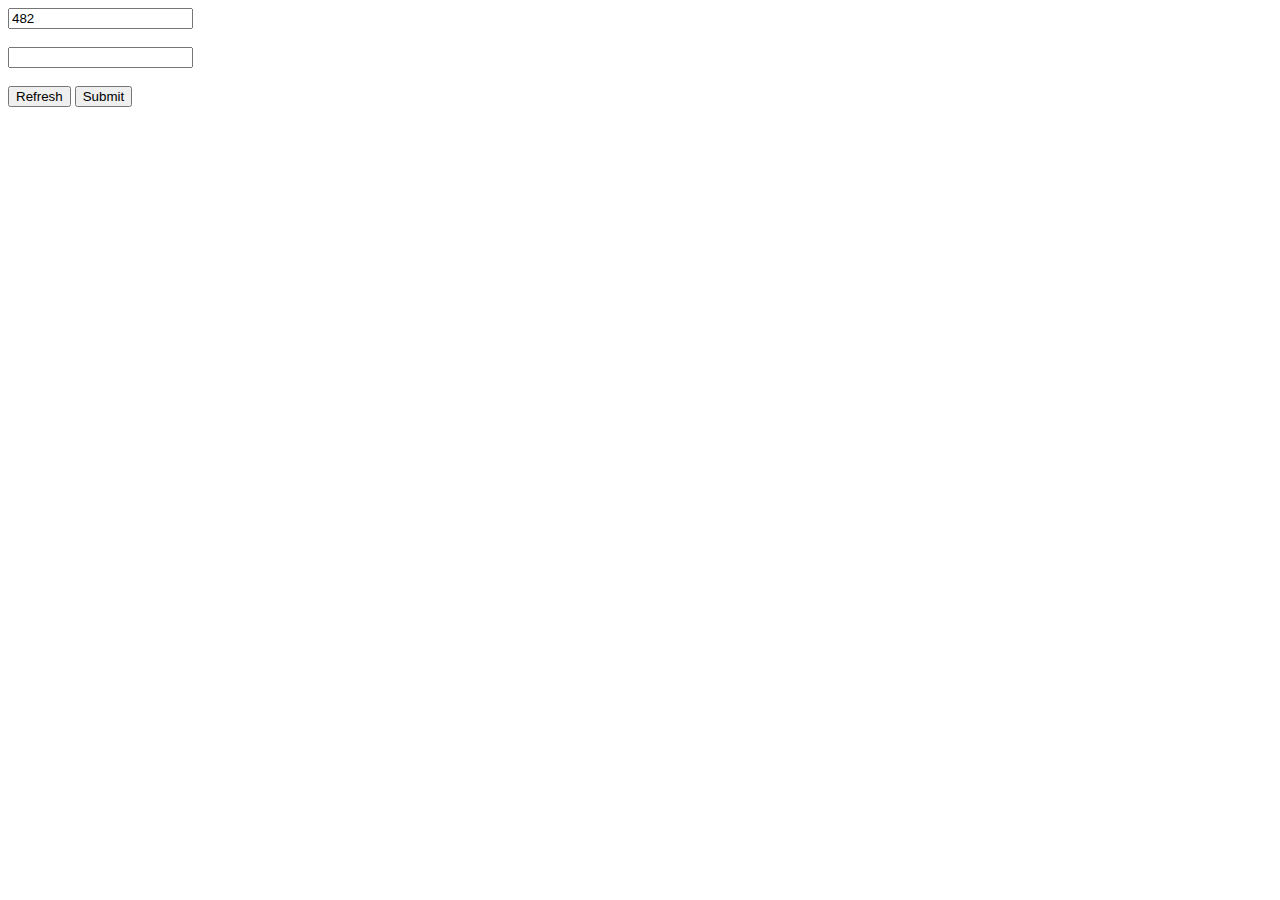
<file: GenerateCaptcha/index.html>
<!DOCTYPE html>
<html lang="en">
<head>
    <meta charset="UTF-8">
    <meta http-equiv="X-UA-Compatible" content="IE=edge">
    <meta name="viewport" content="width=device-width, initial-scale=1.0">
    <title>Simple Captcha Javascript</title>
</head>
<body onload="generateCaptcha()">
    <input type="text" name="" id="Captcha"><br><br>
    <input type="text" name="" id="inputText"><br><br>
     

    <button onclick="generateCaptcha()">Refresh</button>

    <button onclick="check()">Submit</button>

    <script>
        var captcha;

        function generateCaptcha(){
            var a=Math.floor(Math.random() *10)
            var b=Math.floor(Math.random() *10)
            var c=Math.floor(Math.random() *10)
            var d=Math.ceil(Math.random() *10)

            captcha=a.toString() + b.toString() + c
            toString() + d.toString() + "Hello"

            console.log(d)

            document.getElementById("Captcha").value = captcha

        }

        function check(){
           var input  = document.getElementById("inputText").value

           if(input == captcha){
               alert("Captcha is Valid")
           }else{
               alert("Invalid Captcha")
           }
        }

    </script>
    


</body>
</html>
</file>
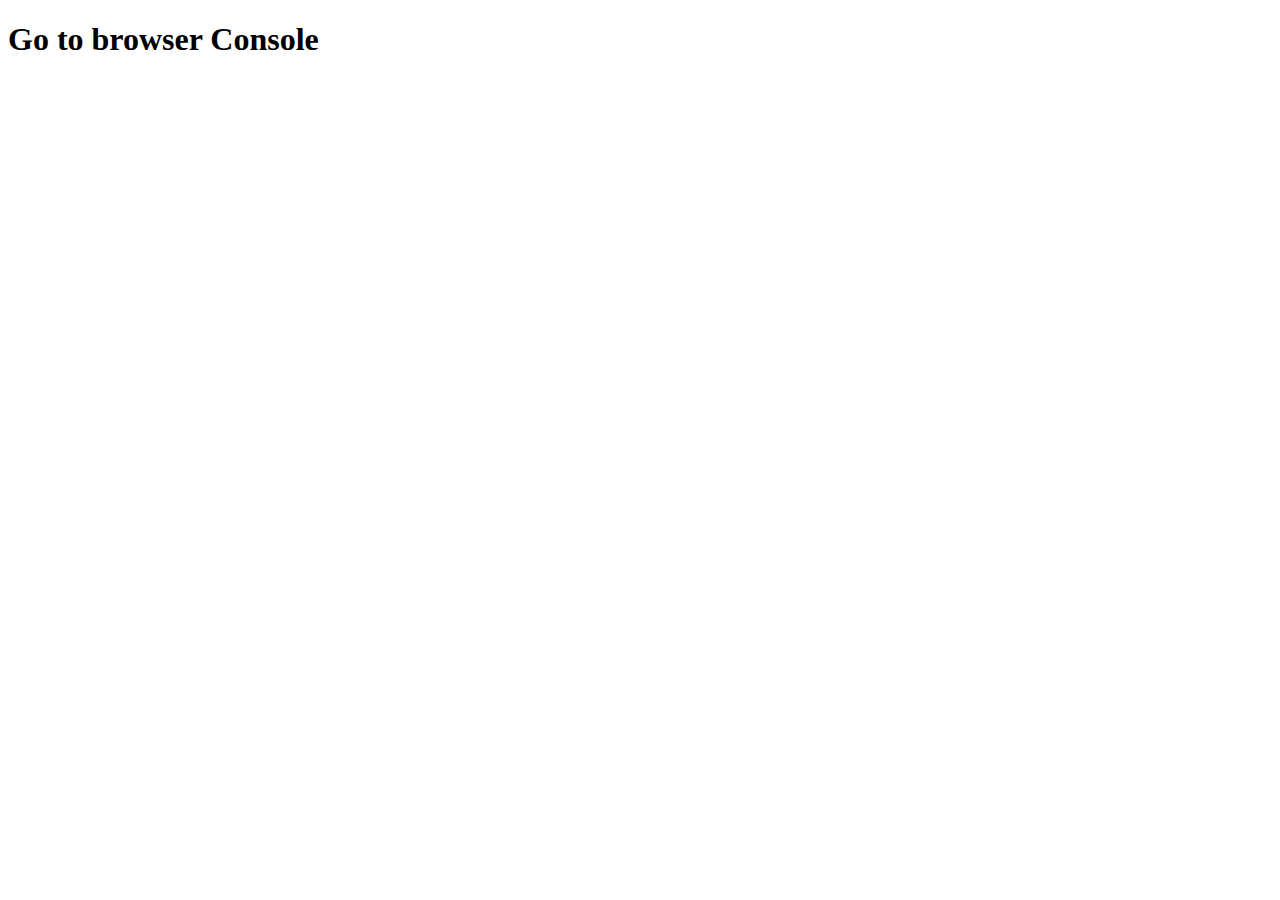
<file: Higher Order Function/index.html>
<!DOCTYPE html>
<html lang="en">
<head>
    <meta charset="UTF-8">
    <meta http-equiv="X-UA-Compatible" content="IE=edge">
    <meta name="viewport" content="width=device-width, initial-scale=1.0">
    <title>Higher Order Function</title>
</head>
<body>
    <h1>Go to browser Console</h1>
    <div class="container"></div>
    <script src="script.js"></script>
</body>
</html>
</file>
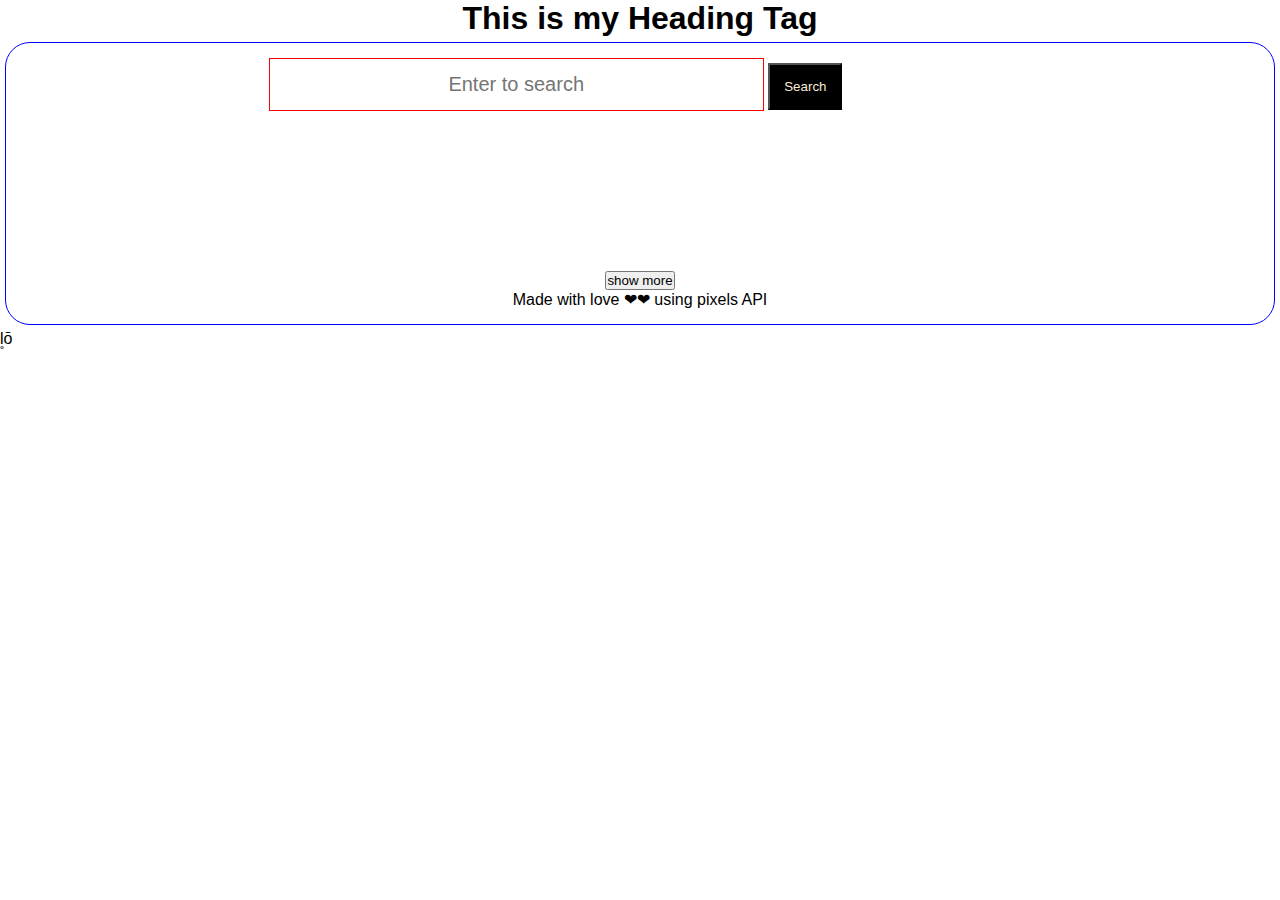
<file: images/index.html>
<html>
    <head>
        <!--META information-->
        <meta charset="UTF-8">
        <meta name="description" content="Image Search App">
        <meta name="keywords" content="HTML,CSS,JavaScript, images, API">
        <meta name="viewport" content="width=device-width, initial-scale=1.0">
        <!--End of META information-->
        <title>Image Search App</title>
        <!--LINK CUSTOM CSS FILE-->
        <link rel="stylesheet" href="./style.css"> 
    </head>
    <body>
        <h1>This is my Heading Tag</h1>
        <div class="container">

            <input type="text" name="" id="inp" placeholder="Enter to search">
            <button id="click">Search</button>
            <div class="display-images">
                
            </div>
            
            <button type="submit" class="showMore">show more</button>
            <p class="made-with">Made with love ❤❤ using pixels API</p>



        </div>
            <!--LINK CUSTOM JS FILE-->
            <script src="./script.js"></script>l̥ō
    </body>
</html>
</file>
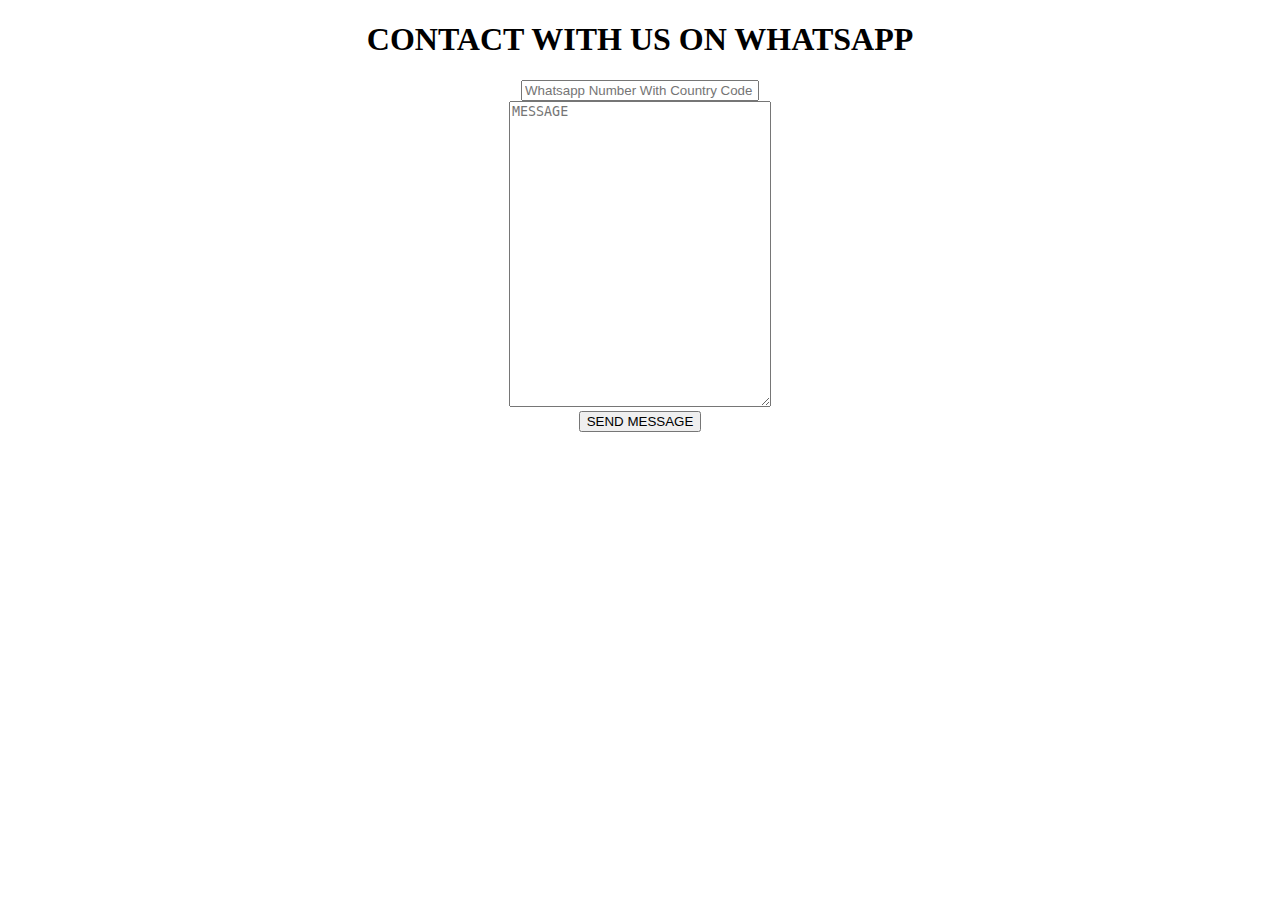
<file: Whatsapp/index.html>
<!DOCTYPE html>
<html lang="en">
<head>
    <meta charset="UTF-8">
    <meta http-equiv="X-UA-Compatible" content="IE=edge">
    <meta name="viewport" content="width=device-width, initial-scale=1.0">
    <title>WhatsApp</title>
    <link rel="stylesheet" href="what.css">
</head>
<body>
    <div>

        <h1 >CONTACT WITH US ON WHATSAPP</h1> 
        <input type="text" name="" id="numb" placeholder="Whatsapp Number With Country Code"><br>


        <textarea name="" id="message" cols="30" rows="20" placeholder="MESSAGE"></textarea><br>


        <button id="send" onclick="sendMsg()">SEND MESSAGE</button>
        
    </div>
   
    <script src="what.js"></script>
    </body>
</html>
</file>
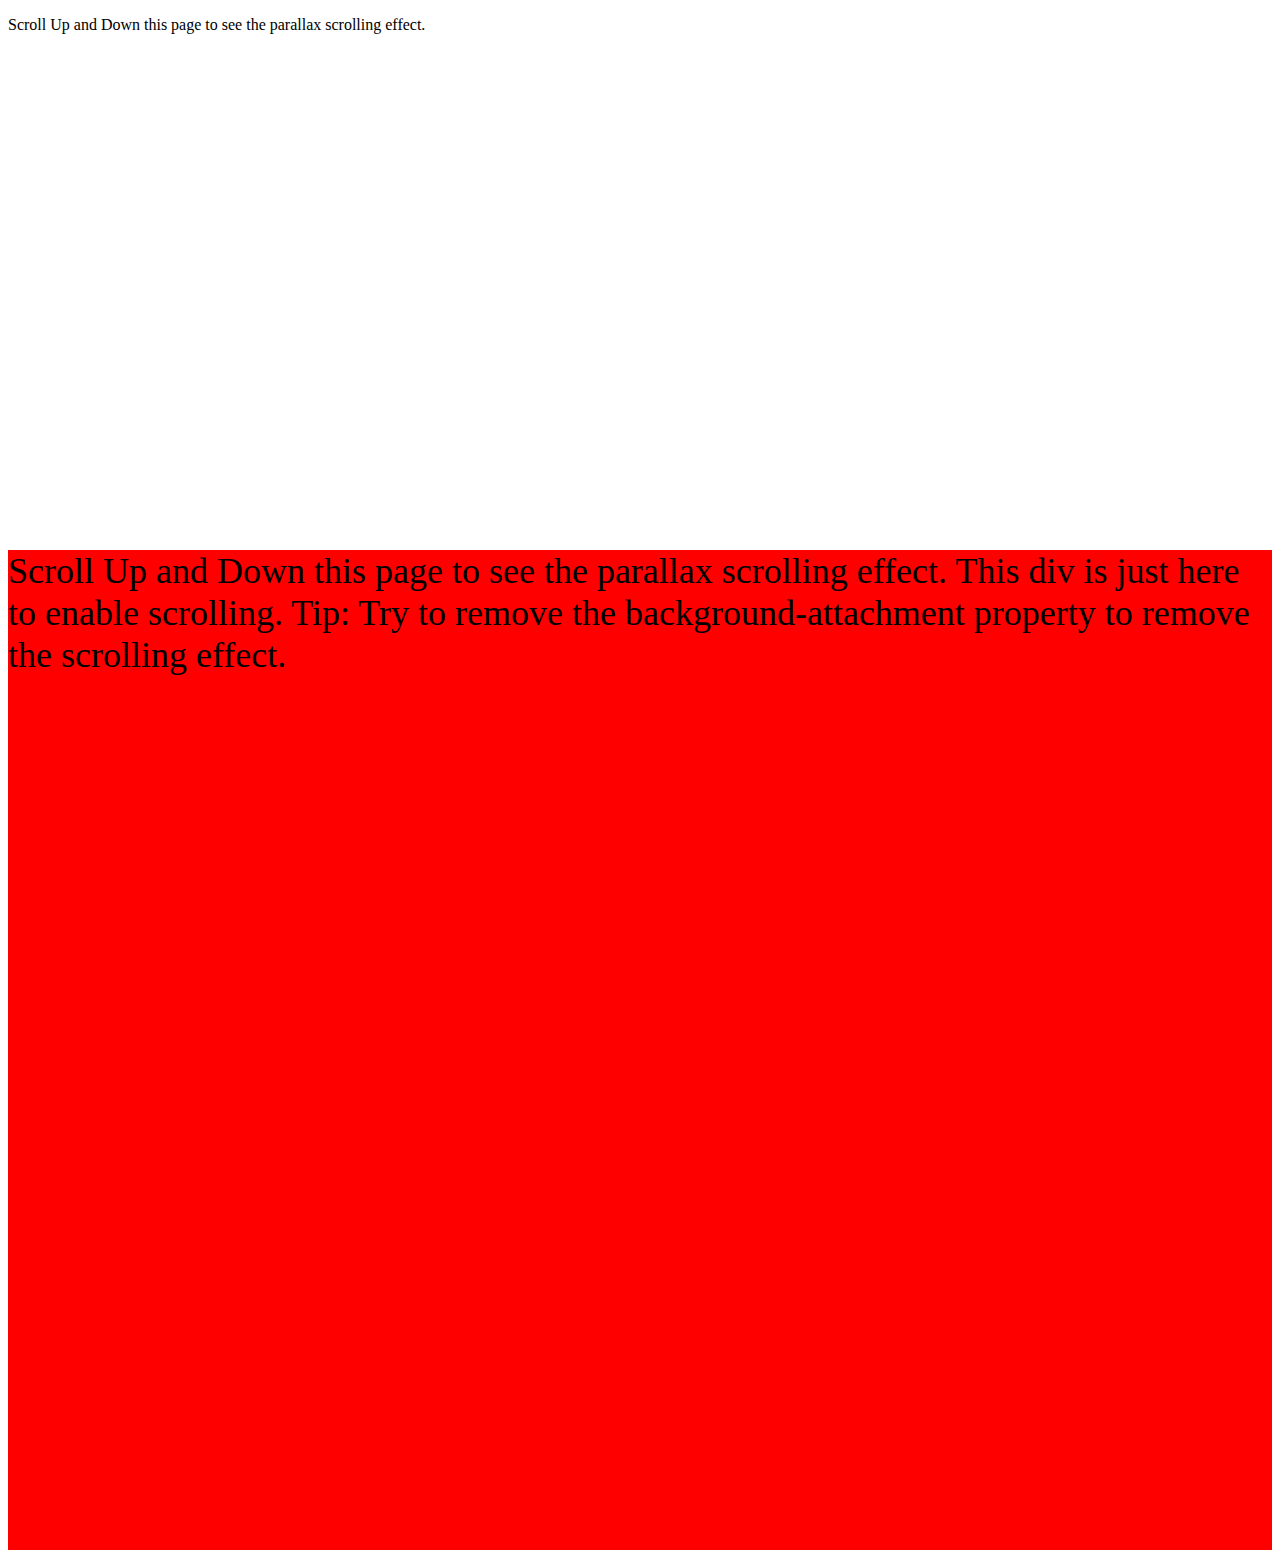
<file: .vscode/practice.html>
<!DOCTYPE html>
<html>
<head>
<meta name="viewport" content="width=device-width, initial-scale=1">
<style>
.parallax {
  /* The image used */
  background-image: url("");

  /* Set a specific height */
  min-height: 500px; 

  /* Create the parallax scrolling effect */
  background-attachment: fixed;
  background-position: center;
  background-repeat: no-repeat;
  background-size: cover;
}
</style>
</head>
<body>

<p>Scroll Up and Down this page to see the parallax scrolling effect.</p>

<div class="parallax"></div>

<div style="height:1000px;background-color:red;font-size:36px">
Scroll Up and Down this page to see the parallax scrolling effect.
This div is just here to enable scrolling.
Tip: Try to remove the background-attachment property to remove the scrolling effect.
</div>

</body>
</html>
</file>
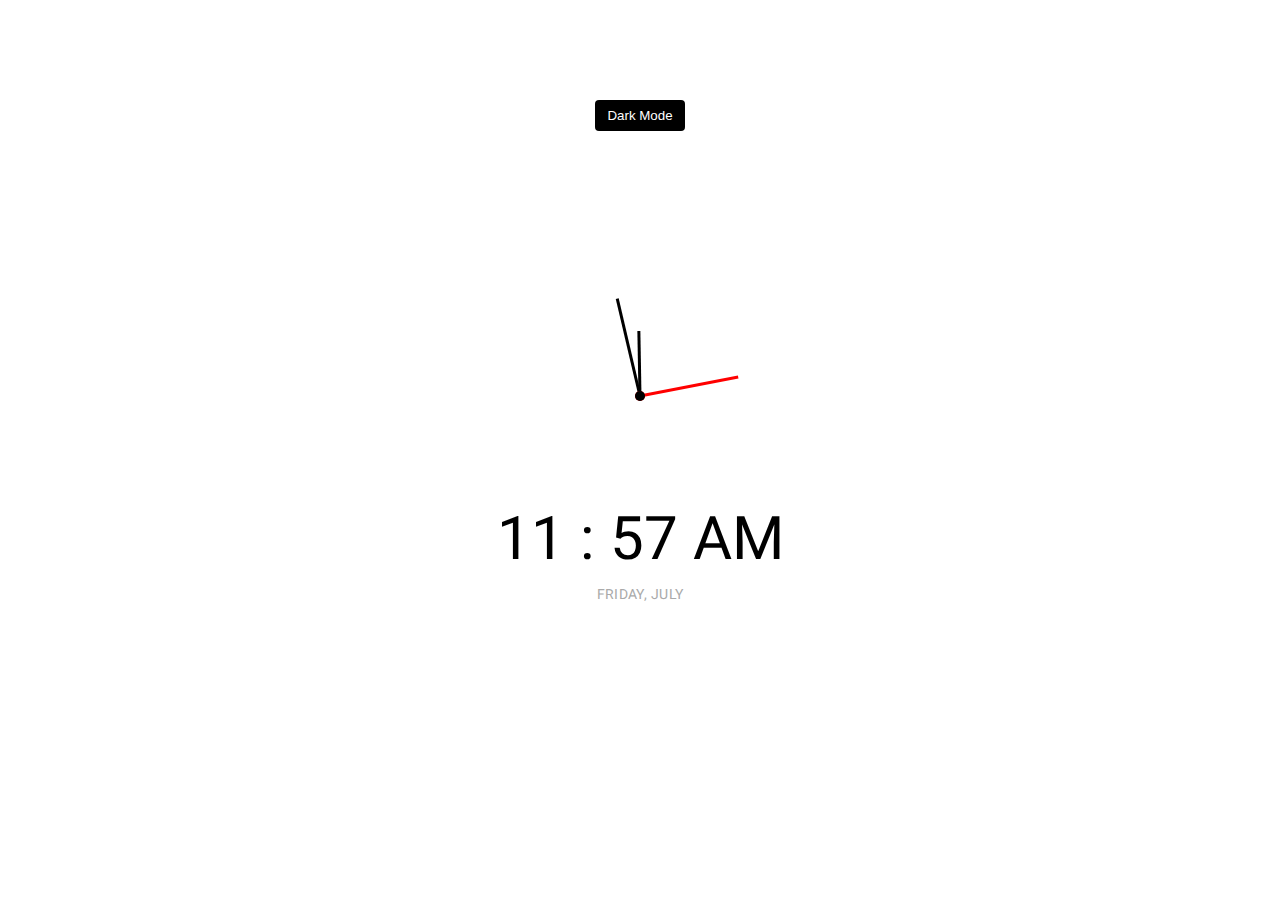
<file: analogclock/analog.html>
<!DOCTYPE html>
<html lang="en">

<head>
    <meta charset="UTF-8">
    <meta http-equiv="X-UA-Compatible" content="IE=edge">
    <meta name="viewport" content="width=device-width, initial-scale=1.0">
    <title>Analog Clock</title>
    <link rel="stylesheet" href="analog2.css">
</head>

<body>


    <button class="toggle">Dark Mode</button>
    <div class="clock_container">
        <div class="clock">
            <div class="needle hour"></div>
            <div class="needle minute"></div>
            <div class="needle second"></div>
            <div class="center_point"></div>
        </div>
        <div class="time"></div>
        <div class="date"></div>
    </div>
    <script src=analog1.js></script>
</body>

</html>
</file>
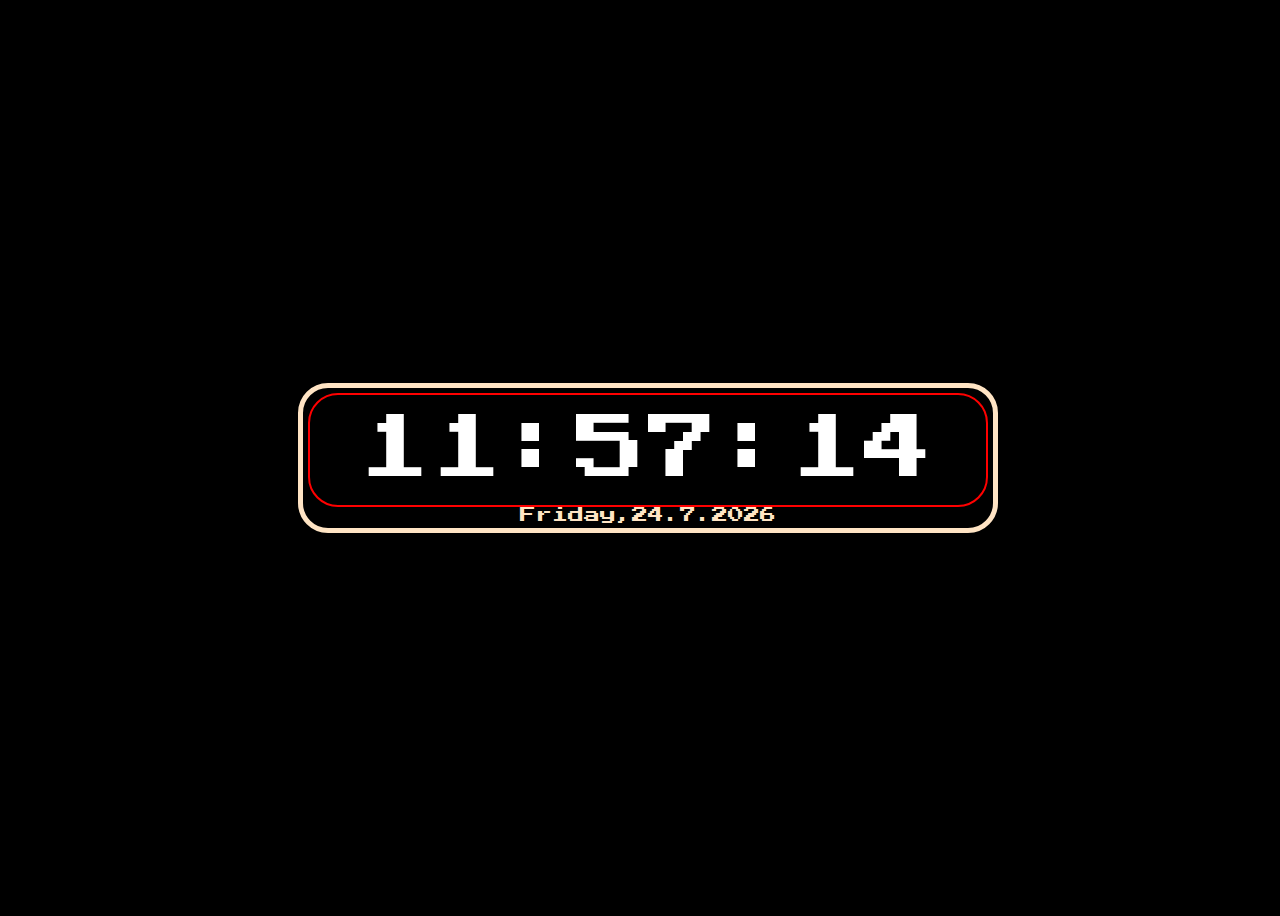
<file: clock/clock.html>
<!DOCTYPE html>
<html lang="en">

<head>
    <meta charset="UTF-8">
    <meta http-equiv="X-UA-Compatible" content="IE=edge">
    <meta name="viewport" content="width=device-width, initial-scale=1.0">
    <title>Document</title>
    <link rel="stylesheet" href="style1.css">

</head>

<body>
    <div id="all">
        
        <div id="clock">Loading</div>
        
        <div id="day-date"></div>
        
    </div>
    
    <script src="script1.js"></script>


</body>

</html>
</file>
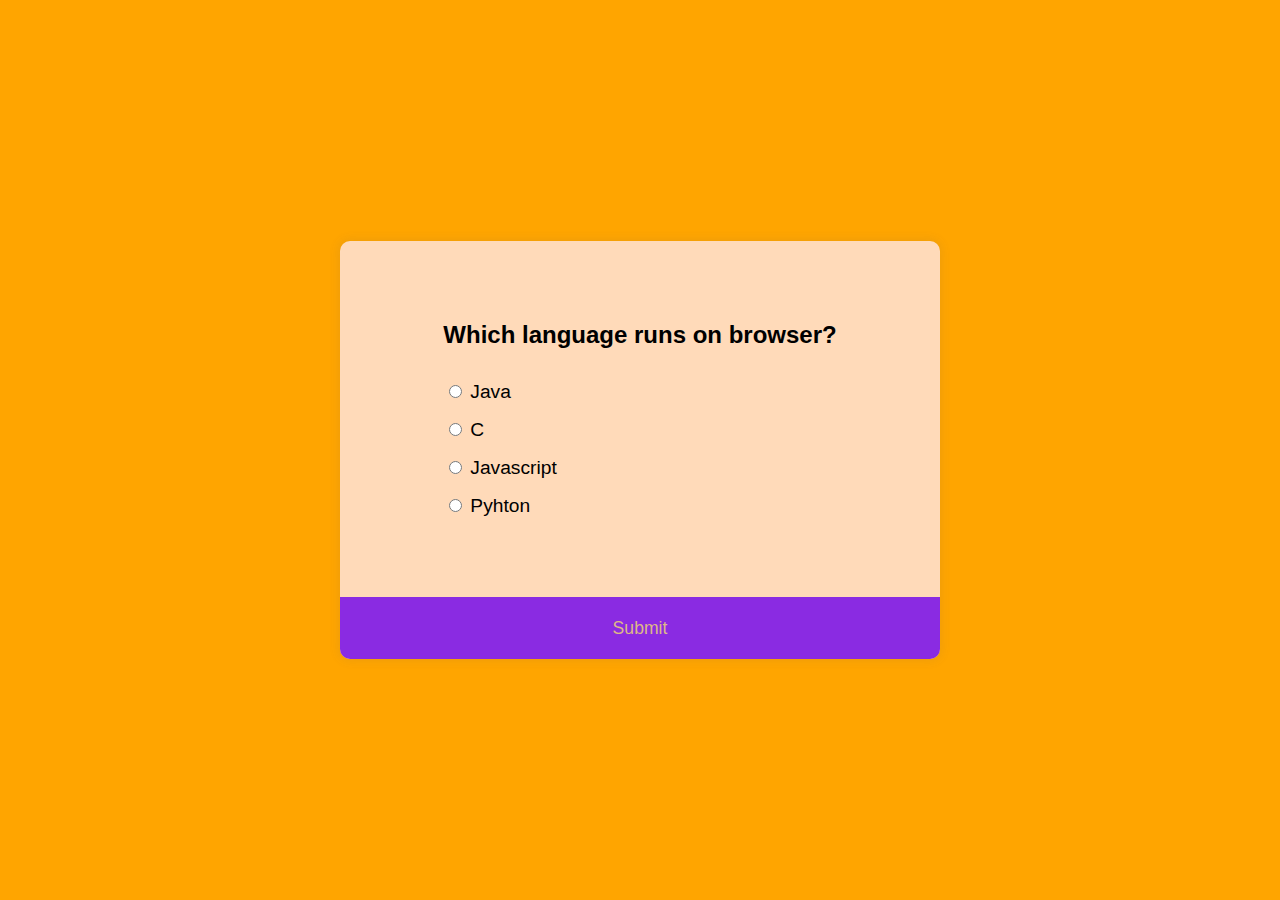
<file: Quiz/quiz.html>
<!DOCTYPE html>
<html lang="en">
<head>
    <meta charset="UTF-8">
    <meta http-equiv="X-UA-Compatible" content="IE=edge">
    <meta name="viewport" content="width=device-width, initial-scale=1.0">
    <title>Simple Quiz</title>
    <link rel="stylesheet" href="quiz1.css">
</head>
<body>
    <div class="quiz_container" id="quiz">
        <div class="quiz_header">
            <h2 id="question">Question Text</h2>
            <ul>
                <li>
                    <input type="radio" name="answer" id="a" class="answer">
                    <label for="a" id="a-text">Option A</label>
                </li>
                <li>
                    <input type="radio" name="answer" id="b" class="answer">
                    <label for="b" id="b-text">Option B</label>
                </li>
                <li>
                    <input type="radio" name="answer" id="c" class="answer">
                    <label for="c" id="c-text">Option C</label>
                </li>
                <li>
                    <input type="radio" name="answer" id="d" class="answer">
                    <label for="d" id="d-text">Option D</label>
                </li>
            </ul>
        </div>
        <button id="submit">Submit</button>
    </div>
    <script src="quiz2.js"></script>
</body>
</html>
</file>
<file: images/style.css>
* {
  margin: 0;
  padding: 0;
  font-family: "Poppins", sans-serif;
}
.container{
  border-radius: 25px;
  margin: 5px;
  padding: 15px;
  box-shadow: 0 10px 100px -10px rgb(red, green, blue);
  border: 1px solid blue;
}


#inp{
  padding: 14px;
  border: 1px solid red;
  text-align: center;
  width: 40%;
  font-size: 20px;
  margin-left: 20%;
}
h1{
  text-align: center;
}
#click{
  font-size: 1.5 rem;
  background-color: black;
  color: antiquewhite;
  cursor: pointer;
  padding: 14px;
}
.display-images{
  width: 40%;
  /* border-radius: 5px; */
  margin: 80px;
  display: grid;
  grid-template-columns: repeat(auto-fit,minmax(300px,1fr));
  /* grid-template-columns: auto auto auto auto; */
  grid-gap:30px;

}

.display-images img{
  width: 80%;
  border-radius: 5px;
  height: 240px;
  cursor: pointer;
}






.showmore{
  margin: 0 auto;
 display: block;
}

.made-with{
  text-align: center;
}
</file>
<file: Whatsapp/what.css>
body{
   text-align: center;
}
input{
    width: 230px;
}
</file>
<file: analogclock/analog2.css>
@import url("https://fonts.googleapis.com/css?family=Heebo:300&display=swap");

*{
    box-sizing: border-box;
}

:root{
    --primary-color: #000;
    --secondary-color: #fff;   
}

html{
    transition: all 0.5s ease-in;
}

html.dark{
    --primary-color:#fff;
    --secondary-color:#333;
    background-color: #111;
    color: var(--primary-color);
}

body{
    font-family: "Heebo", sans-serif;
    display: flex;
    align-items: center;
    justify-content: center;
    height: 100vh;
    overflow: hidden;
    margin: 0;
}
.toggle{
    cursor: pointer;
    background-color: var(--primary-color);
    color: var(--secondary-color);
    border: 0;
    border-radius: 4px;
    padding: 8px 12px;
    position: absolute;
    top: 100px;
}

.toggle:focus {
    outline: none;
}

.clock_container{
    display: flex;
    flex-direction: column;
    justify-content: space-between;
    align-items: center;
}

.clock{
    position: relative;
    width: 200px;
    height: 200px;
}

.needle{
    background-color: var(--primary-color);
    position: absolute;
    top: 50%;
    left: 50%;
    height: 65px;
    width: 3px;
    transform-origin: bottom center;
    transition: all 0.5s else-in;
}

.needle.hour{
    transform: translate(-50%, -100%) rotate(0deg);
}

.needle.minute{
    transform: translate(-50%, -100%) rotate(0deg);
    height: 100px;
    
}

.needle.second{
    transform: translate(-50%, -100%) rotate(0deg);
    height: 100px;
    background-color:red;
}

.center_point{
    background-color: red;
    width: 10px;
    height: 10px;
    position: absolute;
    top: 50%;
    left: 50%;
    transform: translate(-50%, -50%);
    border-radius: 50%;
}

.center_point::after {
    content: '';
    background-color: var(--primary-color);
    width: 10px;
    height: 10px;
    position: absolute;
    top: 50%;
    left: 50%;
    transform: translate(-50%, -50%);
    border-radius: 50%;
}

.time{
    font-size: 60px;
}

.date{
    color: #aaa;
    font-size: 14px;
    letter-spacing: 0.3px;
    text-transform: uppercase;
}

.date .circle {
    background-color: var(--primary-color);
    color: var(--secondary-color);
    border-radius: 50%;
    height: 18px;
    width: 18px;
    display: inline-flex;
    align-items: center;
    justify-content: center;
    line-height: 18px;
    transition: all 0.5s ease-in;
    font-size: 12px;
}
</file>
<file: clock/style1.css>
@import url(" https://fonts.googleapis.com/css2?family=Press+Start+2P&display=swap");

body{
    background-color: black;
    display: flex;
    align-items: center;
    justify-content: center;
    flex-direction: column;
    width: 100%;
    text-align: center;
    min-height: 900px;
    font-family: "press Start 2P";
}

#clock{
    text-align: center;
    color:white ;
    letter-spacing: 2px;
    font-size: 70px;
    padding-left: 50px;
    padding-right: 50px;
    padding-top: 20px;
    padding-bottom: 20px;
    border: 2px solid red;
    border-radius: 30px;
}

#day-time{
    color: beige;
    text-align: center;
    padding: 5px;
    border: 2px;
    border-radius: 30px;
}


#all{
    padding: 5px;
    border: 5px solid;
    border-radius: 30px;
    color: bisque;
}
</file>
<file: Quiz/quiz1.css>
@import url("https://fonts.googleapis.com/css2?family=Press+Start+2P&display=swap");

*{
    box-sizing:border-box;
}

body{
    background-color: orange;
    background-image: linear-gradient( 315deg , rgb(255, 255, 255) 0% , );
    font-family: "Poppins" , sans-serif;
    display: flex;
    align-items: center;
    justify-content: center;
    height: 100vh;
    overflow: hidden;
    margin: 0;

}

.quiz_container{
    background-color: peachpuff;
    border-radius: 10px;
    box-shadow: 0 0 10px 2px rgb(100, 100, 100, 0.1);
    width: 600px;
    overflow: hidden;
}

.quiz_header{
    padding: 4rem;
}

h2{
    padding: 1rem;
    text-align: center;
    margin: 0;
}
ul{
    list-style: none;
}
ul li{
    font-size: 1.2rem;
    margin: 1rem 0;

}
ul li label{
    cursor: pointer;
}

button{
    background-color: blueviolet;
    color: burlywood;
    border: none;
    display: block;
    width: 100%;
    cursor: pointer;
    font-size: 1.1rem;
    font-family: inherit;
    padding: 1.3rem;
}
button:hover{
    background-color: blue;
}
button:focus{
    outline: none;
    background-color: rgb(144, 144, 211);
}
</file>
